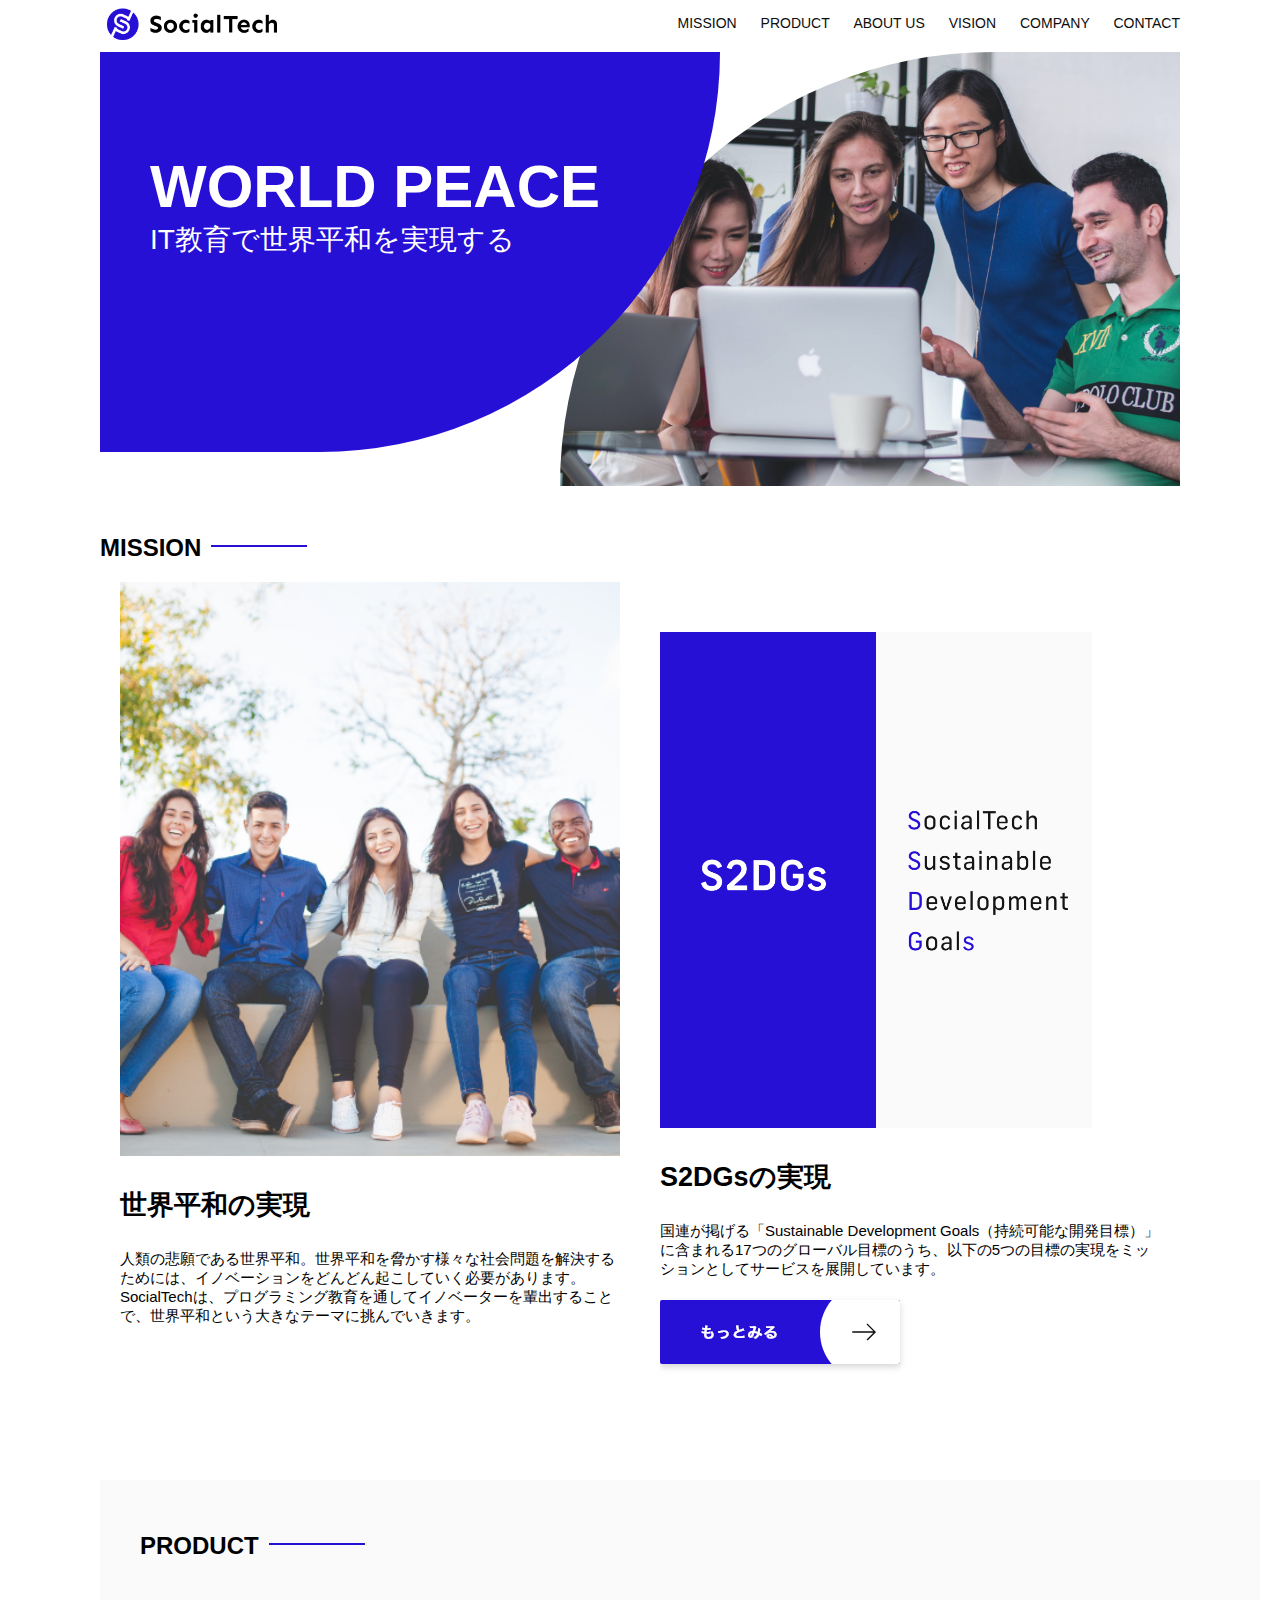
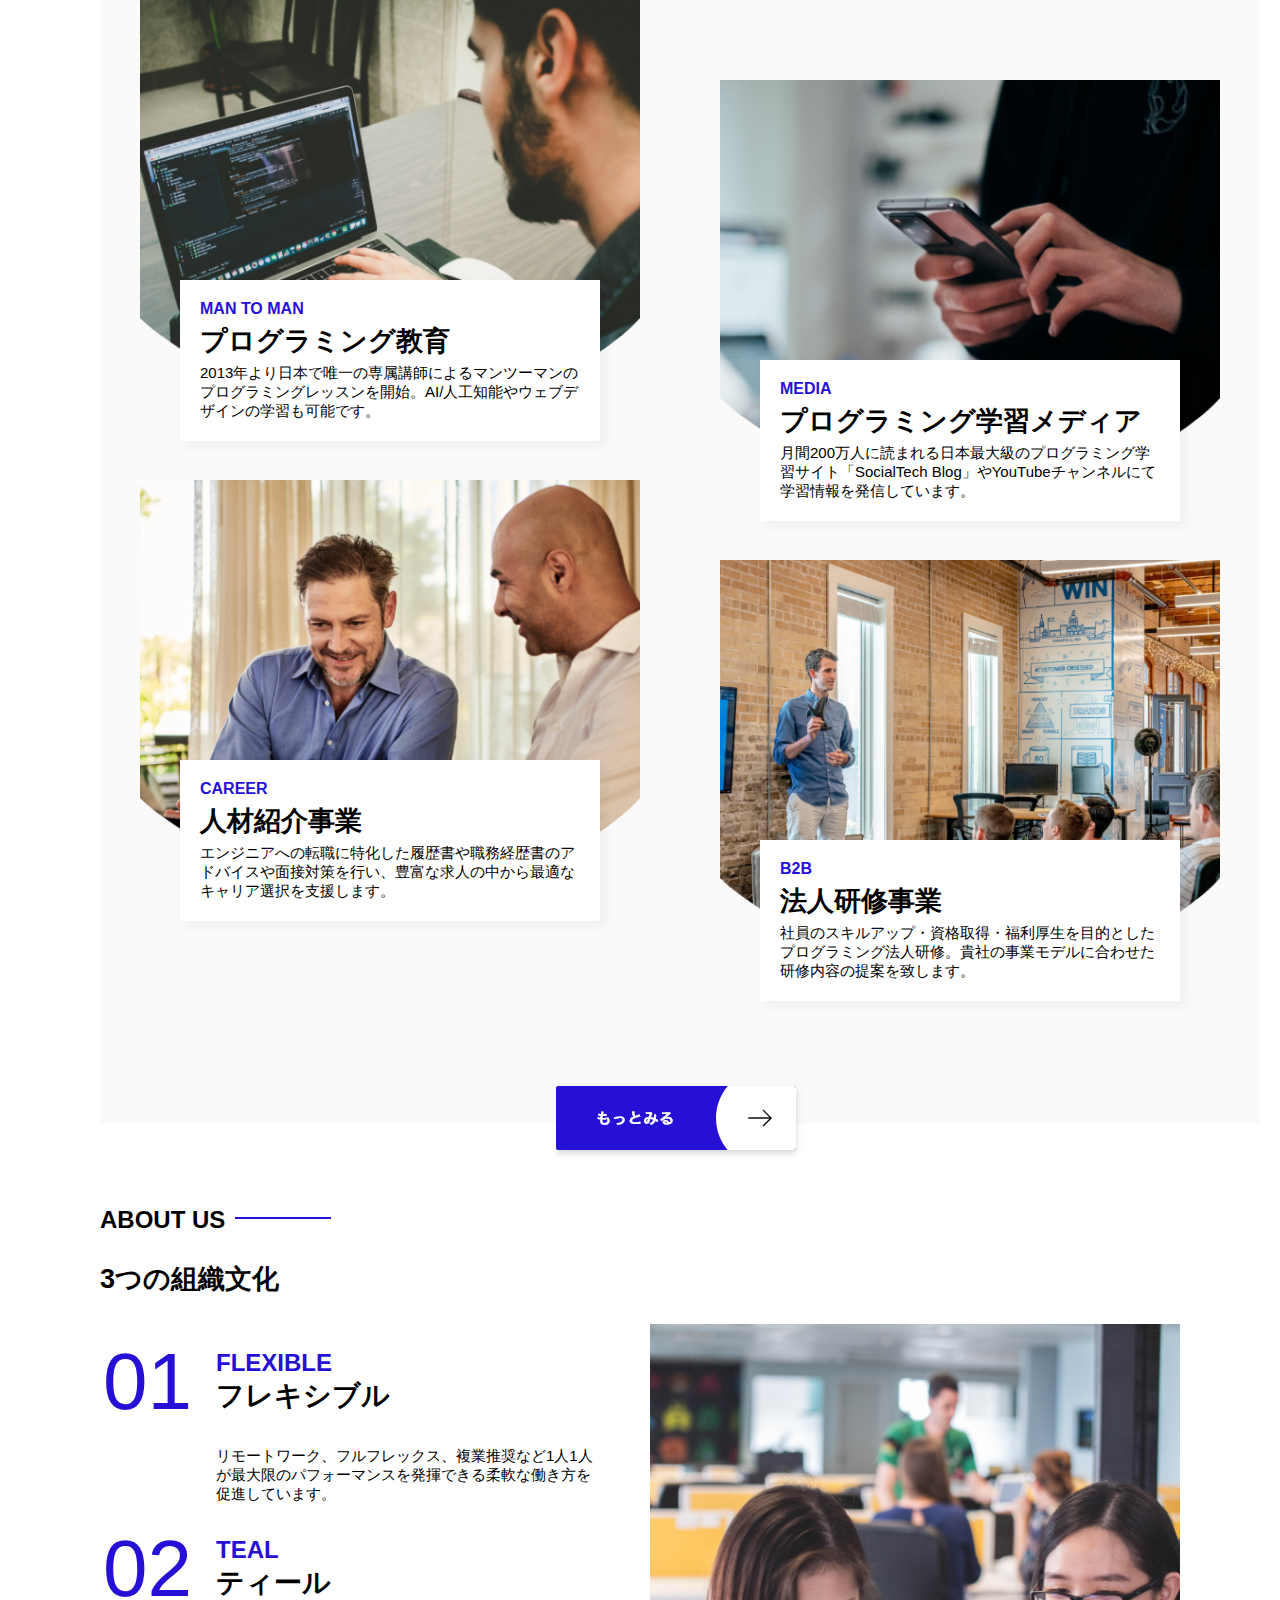
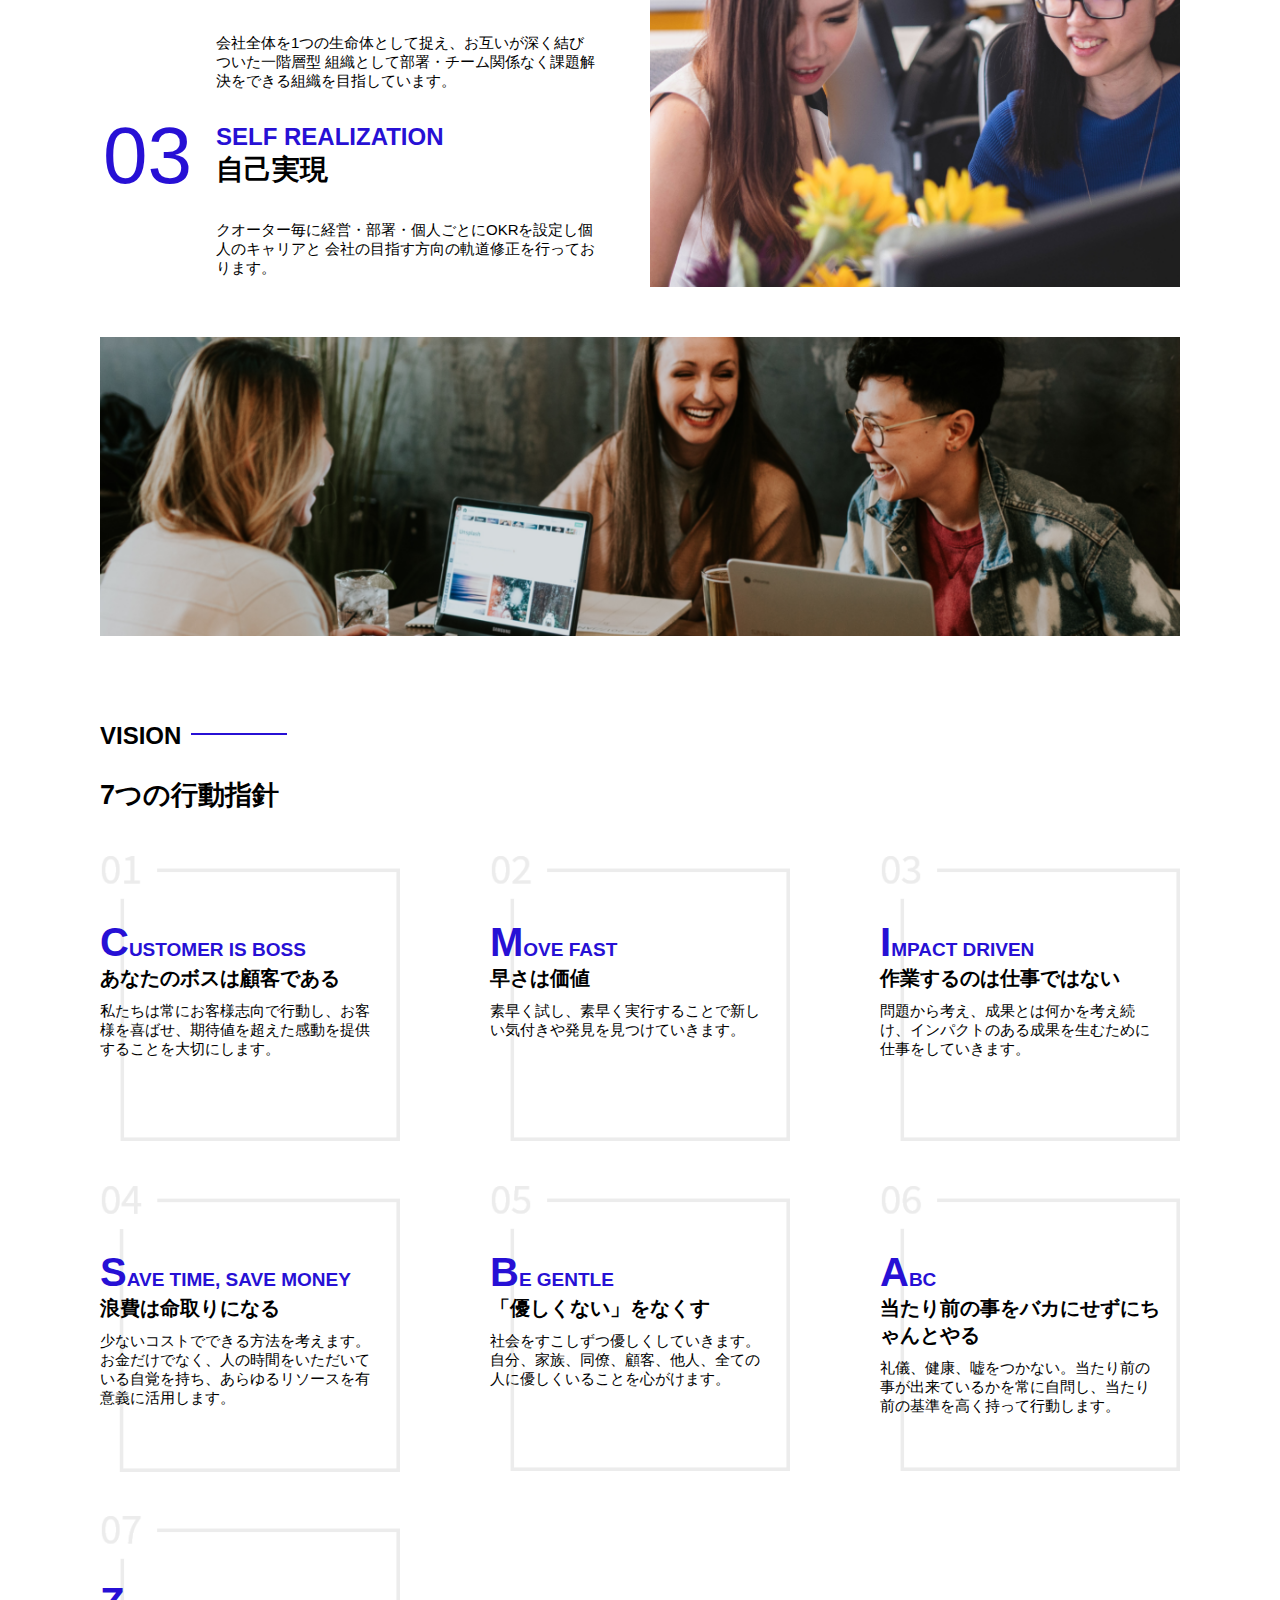
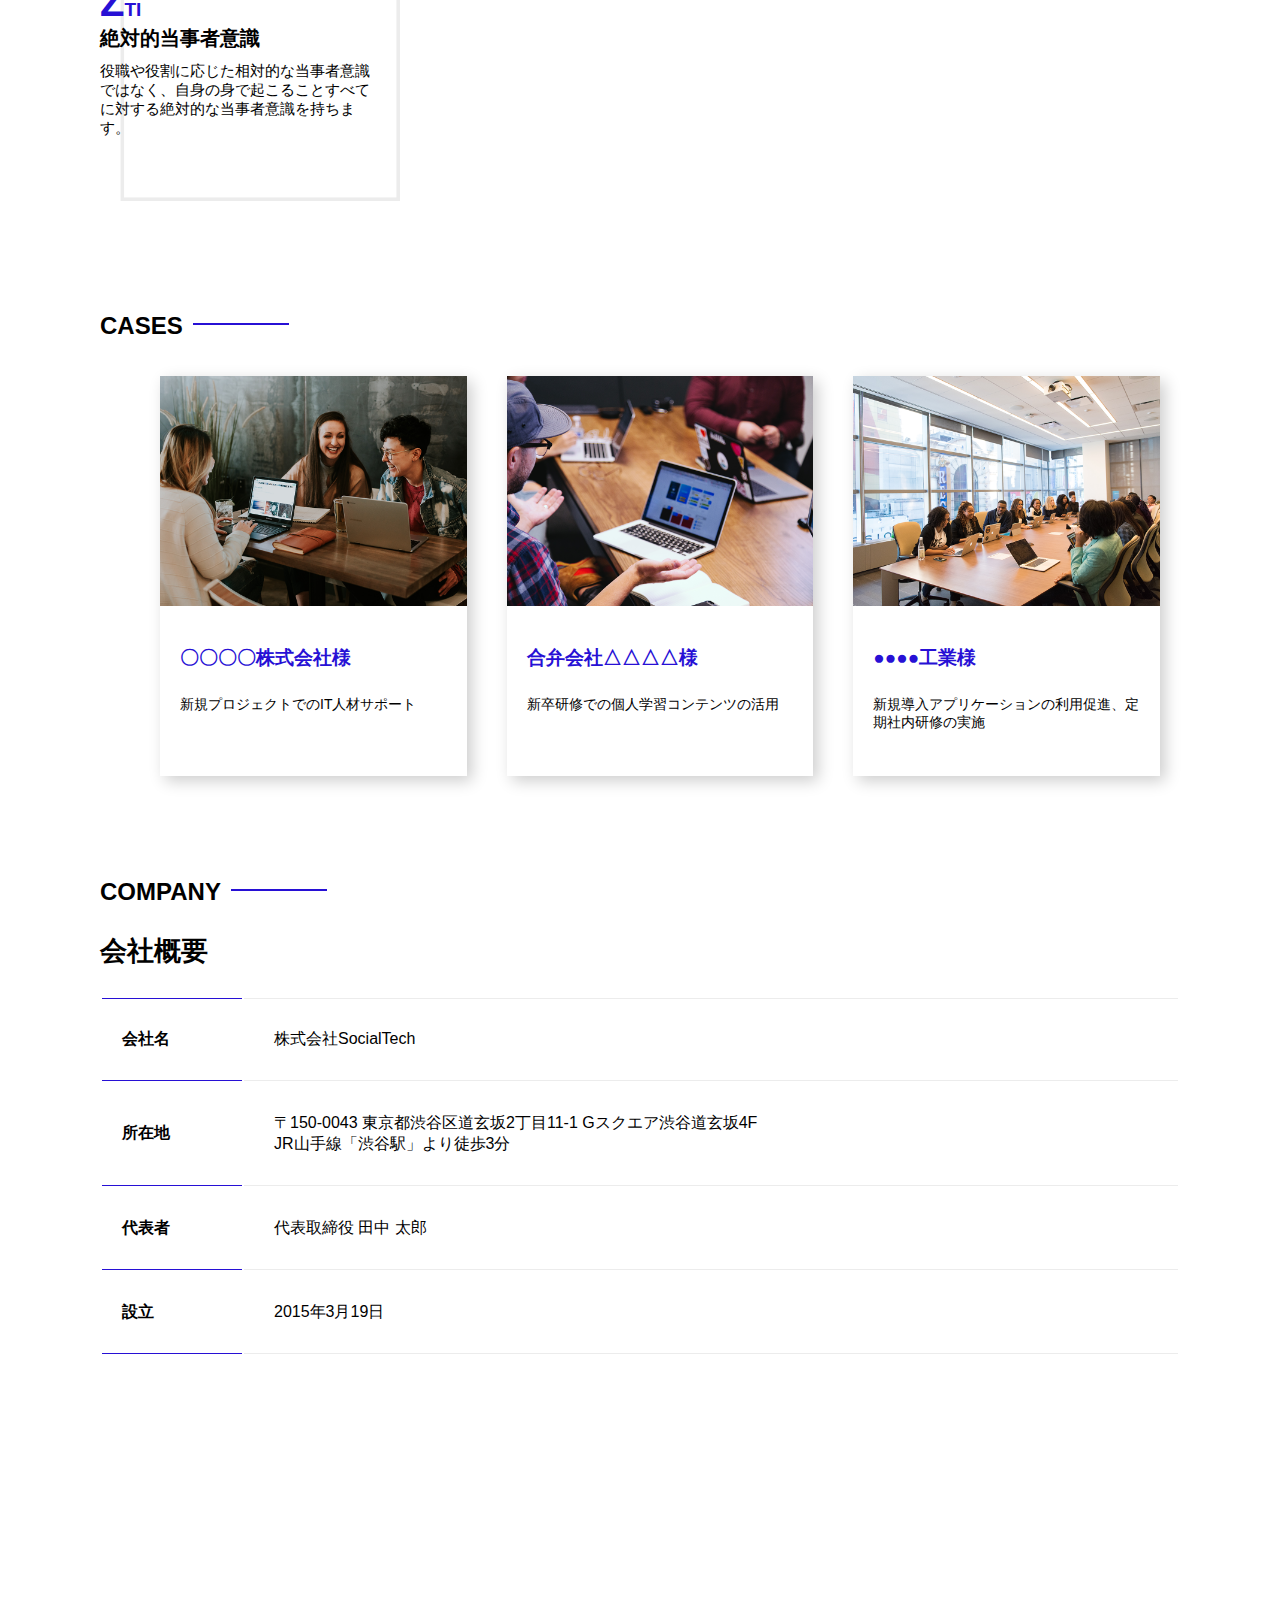
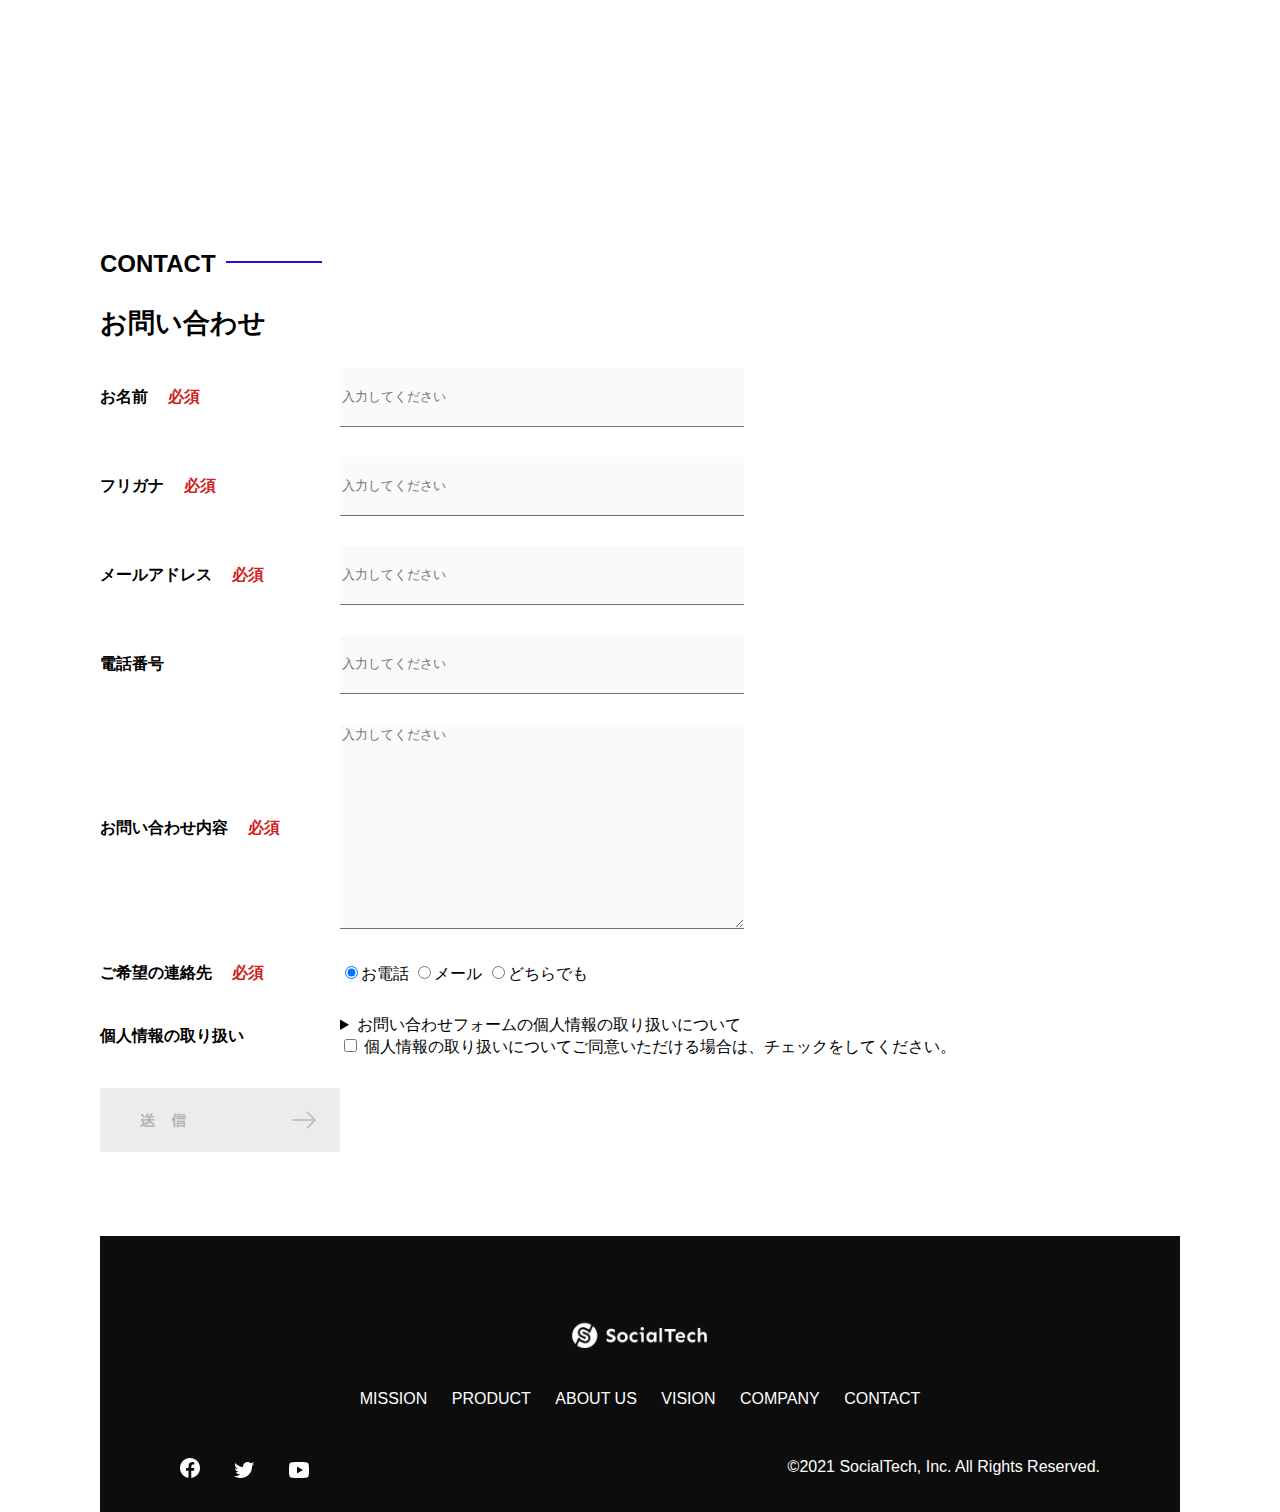
<file: kadai_012/index.html>
<!DOCTYPE html>
<html>
  <head>
    <title>SocialTech</title>
    <meta charset="UTF-8" />
    <meta
      name="description"
      content="SocialTechはEdTech業界のリーディングカンパニーを目指します。"
    />
    <meta name="viewport" content="width=device-width, initial-scale=1.0" />
    <link rel="stylesheet" href="style.css" />
  </head>
  <body>
    <!-- ヘッダー -->
    <header>
      <!-- ロゴ -->
      <a href="index.html" id="logo"
        ><img src="images/logo.png" alt="トップページに戻る"
      /></a>

      <!-- PC用ナビゲーション -->
      <nav id="nav-pc">
        <a href="mission.html">MISSION</a>
        <a href="product.html">PRODUCT</a>
        <a href="index.html#aboutus">ABOUT US</a>
        <a href="index.html#vision">VISION</a>
        <a href="index.html#company">COMPANY</a>
        <a href="index.html#contact">CONTACT</a>
      </nav>
    </header>
    <main>
      <article>
        <!-- メインビジュアル -->
        <section id="main-visual">
          <div id="main-message">
            <h1>WORLD PEACE</h1>
            <p>IT教育で世界平和を実現する</p>
          </div>
          <img
            src="images/index/index-main.png"
            alt="PCの周りに集まる多国籍の仲間たち"
          />
        </section>
        <!--ミッション-->
        <section id="mission">
          <h2 class="index-h2">MISSION</h2>
          <div id="mission-flex">
            <div>
              <img
                id="mission-photo"
                src="images/index/index-mission.png"
                alt="屋外のベンチで写真を撮影する多国籍の仲間たち"
              />
              <h3>世界平和の実現</h3>
              <p>
                人類の悲願である世界平和。世界平和を脅かす様々な社会問題を解決するためには、イノベーションをどんどん起こしていく必要があります。SocialTechは、プログラミング教育を通してイノベーターを輩出することで、世界平和という大きなテーマに挑んでいきます。
              </p>
            </div>
            <div>
              <img id="s2dgs" src="images/index/s2dgs.png" alt="S2DGs" />
              <h3>S2DGsの実現</h3>
              <p>
                国連が掲げる「Sustainable Development
                Goals（持続可能な開発目標）」に含まれる17つのグローバル目標のうち、以下の5つの目標の実現をミッションとしてサービスを展開しています。
              </p>
              <a href="mission.html">
                <img src="images/button-more.png" alt="もっとみる" />
              </a>
            </div>
          </div>
        </section>
        <!-- プロダクト -->
        <section id="product">
          <h2 class="index-h2">PRODUCT</h2>
          <div>
            <div id="product-left">
              <div>
                <img
                  class="product-photo"
                  src="images/index/index-mantoman.png"
                  alt="PCでコードを書く男性"
                />
                <div class="product-explain">
                  <span>MAN TO MAN</span>
                  <h3>プログラミング教育</h3>
                  <p>
                    2013年より日本で唯一の専属講師によるマンツーマンのプログラミングレッスンを開始。AI/人工知能やウェブデザインの学習も可能です。
                  </p>
                </div>
              </div>
              <div>
                <img
                  class="product-photo"
                  src="images/index/index-career.png"
                  alt="笑顔で話し合う2人の男性"
                />
                <div class="product-explain">
                  <span>CAREER</span>
                  <h3>人材紹介事業</h3>
                  <p>
                    エンジニアへの転職に特化した履歴書や職務経歴書のアドバイスや面接対策を行い、豊富な求人の中から最適なキャリア選択を支援します。
                  </p>
                </div>
              </div>
            </div>
            <div id="product-right">
              <div>
                <img
                  class="product-photo"
                  src="images/index/index-media.png"
                  alt="スマートフォンを操作する人"
                />
                <div class="product-explain">
                  <span>MEDIA</span>
                  <h3>プログラミング学習メディア</h3>
                  <p>
                    月間200万人に読まれる日本最大級のプログラミング学習サイト「SocialTech
                    Blog」やYouTubeチャンネルにて学習情報を発信しています。
                  </p>
                </div>
              </div>
              <div>
                <img
                  class="product-photo"
                  src="images/index/index-b2b.png"
                  alt="講演中の男性とそれを聴く人々"
                />
                <div class="product-explain">
                  <span>B2B</span>
                  <h3>法人研修事業</h3>
                  <p>
                    社員のスキルアップ・資格取得・福利厚生を目的としたプログラミング法人研修。貴社の事業モデルに合わせた研修内容の提案を致します。
                  </p>
                </div>
              </div>
            </div>
          </div>
          <div>
            <a id="product-more" href="product.html">
              <img src="images/button-more.png" alt="もっとみる" />
            </a>
          </div>
        </section>
        <!---ABOUT US-->
        <section id="aboutus">
          <h2 class="index-h2">ABOUT US</h2>
          <h3>3つの組織文化</h3>
          <div>
            <table class="culture-table">
              <tr>
                <td>
                  <span class="culture-num">01</span>
                </td>
                <td>
                  <span class="culture-en">FLEXIBLE</span>
                  <span class="culture-jp">フレキシブル</span>
                </td>
              </tr>
              <tr>
                <td>
                  <!--空のセル-->
                </td>
                <td>
                  <p class="culture-description">
                    リモートワーク、フルフレックス、複業推奨など1人1人が最大限のパフォーマンスを発揮できる柔軟な働き方を促進しています。
                  </p>
                </td>
              </tr>
              <tr>
                <td>
                  <span class="culture-num">02</span>
                </td>
                <td>
                  <span class="culture-en">TEAL</span>
                  <span class="culture-jp">ティール</span>
                </td>
              </tr>
              <tr>
                <td>
                  <!--空のセル-->
                </td>
                <td>
                  <p class="culture-description">
                    会社全体を1つの生命体として捉え、お互いが深く結びついた一階層型
                    組織として部署・チーム関係なく課題解決をできる組織を目指しています。
                  </p>
                </td>
              </tr>
              <tr>
                <td>
                  <span class="culture-num">03</span>
                </td>
                <td>
                  <span class="culture-en">SELF REALIZATION</span>
                  <span class="culture-jp">自己実現</span>
                </td>
              </tr>
              <tr>
                <td>
                  <!--空のセル-->
                </td>
                <td>
                  <p class="culture-description">
                    クオーター毎に経営・部署・個人ごとにOKRを設定し個人のキャリアと
                    会社の目指す方向の軌道修正を行っております。
                  </p>
                </td>
              </tr>
            </table>
            <img
              class="culture-img"
              src="images/index/index-aboutus1.png"
              alt="笑顔で話し合う2人の女性"
            />
          </div>
          <img
            class="culture-img2"
            src="images/index/index-aboutus2.png"
            alt="笑顔で話し合う3人の男女"
          />
        </section>
        <!-- VISION -->
        <section id="vision">
          <h2 class="index-h2">VISION</h2>
          <h3>7つの行動指針</h3>
          <div>
            <div class="vision-box">
              <img src="images/index/vision-01.png" alt="01" />
              <span>
                <h4>CUSTOMER IS BOSS</h4>
                <h5>あなたのボスは顧客である</h5>
                <p>
                  私たちは常にお客様志向で行動し、お客様を喜ばせ、期待値を超えた感動を提供することを大切にします。
                </p>
              </span>
            </div>
            <div class="vision-box">
              <img src="images/index/vision-02.png" alt="02" />
              <span>
                <h4>MOVE FAST</h4>
                <h5>早さは価値</h5>
                <p>
                  素早く試し、素早く実行することで新しい気付きや発見を見つけていきます。
                </p>
              </span>
            </div>
            <div class="vision-box">
              <img src="images/index/vision-03.png" alt="03" />
              <span>
                <h4>IMPACT DRIVEN</h4>
                <h5>作業するのは仕事ではない</h5>
                <p>
                  問題から考え、成果とは何かを考え続け、インパクトのある成果を生むために仕事をしていきます。
                </p>
              </span>
            </div>
            <div class="vision-box">
              <img src="images/index/vision-04.png" alt="04" />
              <span>
                <h4>SAVE TIME, SAVE MONEY</h4>
                <h5>浪費は命取りになる</h5>
                <p>
                  少ないコストでできる方法を考えます。お金だけでなく、人の時間をいただいている自覚を持ち、あらゆるリソースを有意義に活用します。
                </p>
              </span>
            </div>
            <div class="vision-box">
              <img src="images/index/vision-05.png" alt="05" />
              <span>
                <h4>BE GENTLE</h4>
                <h5>「優しくない」をなくす</h5>
                <p>
                  社会をすこしずつ優しくしていきます。自分、家族、同僚、顧客、他人、全ての人に優しくいることを心がけます。
                </p>
              </span>
            </div>
            <div class="vision-box">
              <img src="images/index/vision-06.png" alt="06" />
              <span>
                <h4>ABC</h4>
                <h5>当たり前の事をバカにせずにちゃんとやる</h5>
                <p>
                  礼儀、健康、嘘をつかない。当たり前の事が出来ているかを常に自問し、当たり前の基準を高く持って行動します。
                </p>
              </span>
            </div>
            <div class="vision-box">
              <img src="images/index/vision-07.png" alt="07" />
              <span>
                <h4>ZTI</h4>
                <h5>絶対的当事者意識</h5>
                <p>
                  役職や役割に応じた相対的な当事者意識ではなく、自身の身で起こることすべてに対する絶対的な当事者意識を持ちます。
                </p>
              </span>
            </div>
          </div>
        </section>
        <section id="cases">
          <h2 class="index-h2">CASES</h2>
          <ul>
            <li class="case-card">
              <img class="case-img" src="images/index/case-1.png" alt="仲良く語り合う3人">
                <div class="case-info">
                  <h4 class="case-name">〇〇〇〇株式会社様</h4>
                  <p class="case-content">新規プロジェクトでのIT人材サポート</p>
                </div>
            </li>
            <li class="case-card">
              <img class="case-img" src="images/index/case-2.png" alt="PCでコンテンツを見る">
                <div class="case-info">
                  <h4 class="case-name">合弁会社△△△△様</h4>
                  <p class="case-content">新卒研修での個人学習コンテンツの活用</p>
                </div>
            </li>
            <li class="case-card">
              <img class="case-img" src="images/index/case-3.png" alt="社内研修中の会議室">
                <div class="case-info">
                  <h4 class="case-name">●●●●工業様</h4>
                  <p class="case-content">新規導入アプリケーションの利用促進、定期社内研修の実施</p>
                </div>
            </li>
          </ul>
        </section>
        <!-- CASES -->

        <!-- COMPANY -->
        <section id="company">
          <h2 class="index-h2">COMPANY</h2>
          <h3>会社概要</h3>
          <table id="company-table">
            <tr>
              <th class="tableheader-first">会社名</th>
              <td class="cell-first">株式会社SocialTech</td>
            </tr>
            <tr>
              <th class="tableheader">所在地</th>
              <td class="cell">
                〒150-0043 東京都渋谷区道玄坂2丁目11-1 Gスクエア渋谷道玄坂4F<br />JR山手線「渋谷駅」より徒歩3分
              </td>
            </tr>
            <tr>
              <th class="tableheader">代表者</th>
              <td class="cell">代表取締役 田中 太郎</td>
            </tr>
            <tr>
              <th class="tableheader">設立</th>
              <td class="cell">2015年3月19日</td>
            </tr>
          </table>
          <iframe
            src="https://www.google.com/maps/embed?pb=!1m18!1m12!1m3!1d3241.7759544892483!2d139.69399665123464!3d35.65789123876098!2m3!1f0!2f0!3f0!3m2!1i1024!2i768!4f13.1!3m3!1m2!1s0x60188caa0042e8d1%3A0xba130bea826a7aa2!2z44CSMTUwLTAwNDMg5p2x5Lqs6YO95riL6LC35Yy66YGT546E5Z2C77yS5LiB55uu77yR77yR4oiS77yR!5e0!3m2!1sja!2sjp!4v1636872991912!5m2!1sja!2sjp"
            style="border: 0"
            allowfullscreen=""
            loading="lazy"
          >
          </iframe>
        </section>
        <!-- お問い合わせフォーム -->
        <section id="contact">
          <h2 class="index-h2">CONTACT</h2>
          <h3>お問い合わせ</h3>
          <form>
            <div>
              <div class="contact-heading">
                <label class="contact-label"
                  >お名前<span class="contact-span">必須</span></label
                >
              </div>
              <div class="contact-form">
                <input
                  type="text"
                  name="name"
                  placeholder="入力してください"
                  class="contact-textbox"
                />
              </div>
            </div>
            <div>
              <div class="contact-heading">
                <label class="contact-label"
                  >フリガナ<span class="contact-span">必須</span></label
                >
              </div>
              <div>
                <input
                  type="text"
                  name="hurigana"
                  placeholder="入力してください"
                  class="contact-textbox"
                />
              </div>
            </div>
            <div>
              <div class="contact-heading">
                <label class="contact-label"
                  >メールアドレス<span class="contact-span">必須</span></label
                >
              </div>
              <div>
                <input
                  type="text"
                  name="email"
                  placeholder="入力してください"
                  class="contact-textbox"
                />
              </div>
            </div>
            <div>
              <div class="contact-heading">
                <label class="contact-label">電話番号</label>
              </div>
              <div>
                <input
                  type="text"
                  name="tel"
                  placeholder="入力してください"
                  class="contact-textbox"
                />
              </div>
            </div>
            <div>
              <div class="contact-heading">
                <label class="contact-label"
                  >お問い合わせ内容<span class="contact-span">必須</span></label
                >
              </div>
              <div>
                <textarea
                  class="contact-textarea"
                  placeholder="入力してください"
                  name="message"
                ></textarea>
              </div>
            </div>
            <div>
              <div class="contact-heading">
                <label class="contact-label"
                  >ご希望の連絡先<span class="contact-span">必須</span></label
                >
              </div>
              <div>
                <input
                  class="radiobutton"
                  type="radio"
                  value="tel"
                  name="contact"
                  checked
                /><label>お電話</label>
                <input
                  class="radiobutton"
                  type="radio"
                  value="mail"
                  name="contact"
                /><label>メール</label>
                <input
                  class="radiobutton"
                  type="radio"
                  value="both"
                  name="contact"
                /><label>どちらでも</label>
              </div>
            </div>
            <div>
              <div class="contact-heading">
                <label class="contact-label">個人情報の取り扱い</label>
              </div>
              <div>
                <details>
                  <summary>
                    お問い合わせフォームの個人情報の取り扱いについて
                  </summary>
                  <div>
                    <span>１．組織の名称又は氏名</span><br />
                    株式会社SocialTech<br /><br />
                    <span
                      >２．個人情報保護管理者（若しくはその代理人）の氏名又は職名、所属及び連絡先
                      鈴木 一郎 コーポレート部</span
                    ><br />
                    メールアドレス：support@socialtech.net<br />
                    TEL：03-xxxx-xxxx<br />
                    <span>３．個人情報の利用目的</span><br />
                    ・本サービス及び本サービスに関連する情報の提供又はそれらに関する連絡のため<br />
                    ・ユーザーの本人確認のため<br />
                    ・当社サービスのご案内のため<br />
                    ・当社の商品等の広告または宣伝（電子メールによるものを含むものとします。）<br /><br />
                    <span>４．個人情報の取り扱い業務の委託</span><br />
                    個人情報の取扱業務の全部または一部を外部に業務委託する場合があります。<br />
                    その際、弊社は、個人情報を適切に保護できる管理体制を敷き実行していることを条件として<br />
                    委託先を厳選したうえで、機密保持契約を委託先と締結し、お客様の個人情報を厳密に管理させます。<br /><br />
                    <span>５．個人情報の開示等の請求</span><br />
                    お客様は、弊社に対してご自身の個人情報の開示等（利用目的の通知、開示、内容の訂正・追加・削除、利用の停止または消去、第三者への提供の停止）に関して、当社問合わせ窓口に申し出ることができます。<br />
                    その際、弊社はお客様ご本人を確認させていただいたうえで、合理的な期間内に対応いたします。<br /><br />
                    なお、個人情報に関する弊社問合わせ先は、次の通りです。<br /><br />
                    株式会社SocialTech　個人情報問合せ窓口<br />
                    〒150-0043　東京都渋谷区道玄坂2丁目11-1 Ｇスクエア渋谷道玄坂
                    4F<br />
                    メールアドレス：support@socialtech.net　TEL：03-xxxx-xxxx<br /><br />
                    <span>６．個人情報を提供されることの任意性について</span
                    ><br /><br />
                    お客様がご自身の個人情報を弊社に提供されるか否かは、お客様のご判断によりますが、もしご提供されない場合には、適切なサービスが提供できない場合がありますので予めご了承ください。
                  </div>
                </details>
                <input type="checkbox" name="agree" />
                <span
                  >個人情報の取り扱いについてご同意いただける場合は、チェックをしてください。</span
                >
              </div>
            </div>
            <input
              type="image"
              value="Submit"
              src="images/button-submit.png"
              alt="送信する"
            />
          </form>
        </section>
      </article>
      <footer>
        <div id="footer-logo">
          <img src="images/logo-sp.png" alt="SocialTech" />
        </div>
        <div id="footer-link">
          <a href="mission.html">MISSION</a>
          <a href="product.html">PRODUCT</a>
          <a href="index.html#aboutus">ABOUT US</a>
          <a href="index.html#vision">VISION</a>
          <a href="index.html#company">COMPANY</a>
          <a href="index.html#contact">CONTACT</a>
        </div>
        <div id="sns-footer">
          <a href="https://www.facebook.com/sejuku2013"
            ><img src="images/button-facebook.png" alt="Facebookのリンク"
          /></a>
          <a href="https://twitter.com/samuraijuku"
            ><img src="images/button-twitter.png" alt="Twitterのリンク"
          /></a>
          <a href="https://www.youtube.com/channel/UCCFOQO5aDK0xXam4cUQXT8g"
            ><img src="images/button-youtube.png" alt="YouTubeのリンク"
          /></a>
          <span id="copyright"
            >&copy;2021 SocialTech, Inc. All Rights Reserved.
          </span>
        </div>
      </footer>
    </main>
  </body>
</html>
</file>
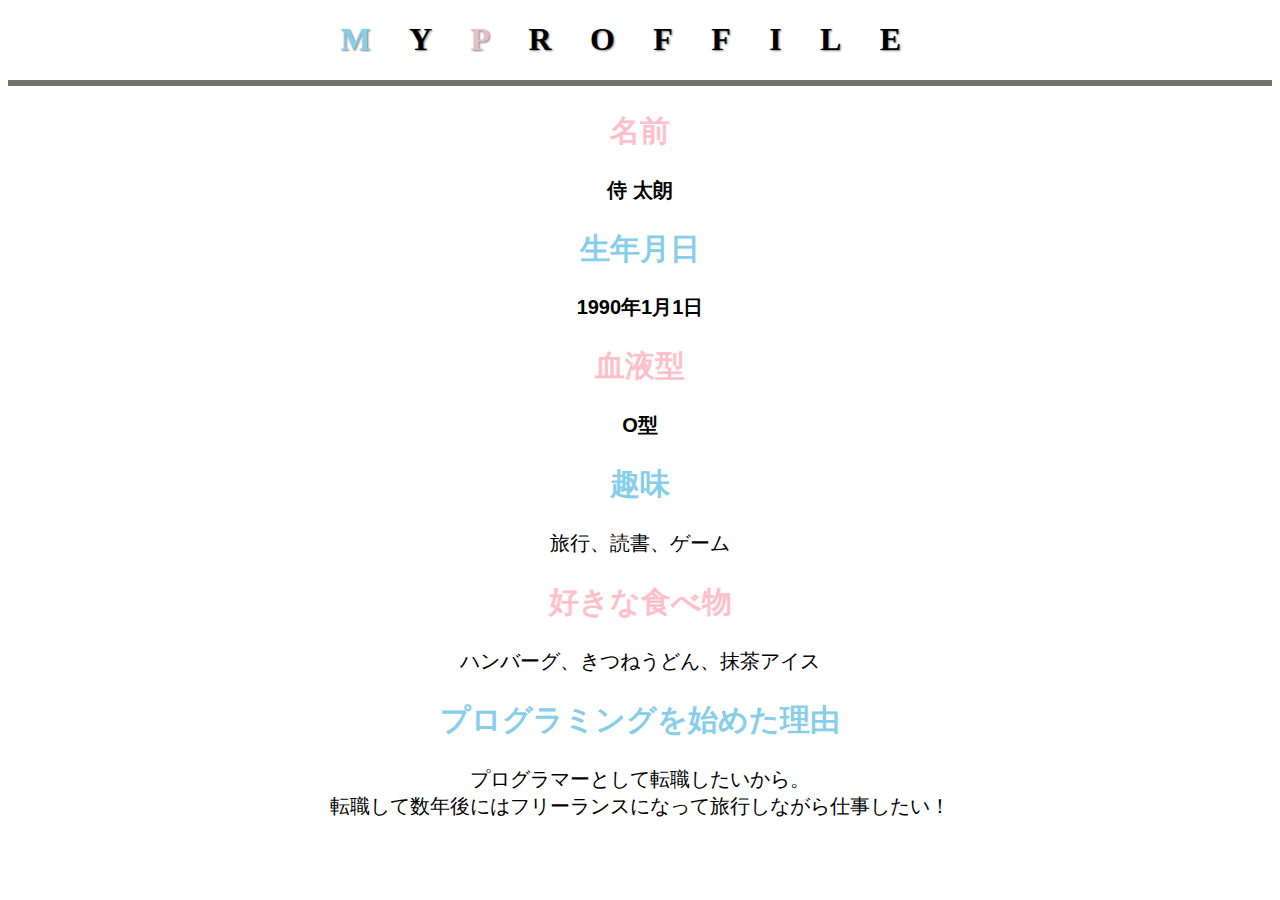
<file: kadai_014/kadai_014.html>
<!DOCTYPE html>
<html>
    <head>
        <title>14章課題</title>
        <meta name="description" content="このページは14章の課題です。">
        <meta charset="utf-8">
        <link rel="stylesheet" href="style.css">
    </head>
    <body>
        <header>
            <h1><span class="text-skyblue">M</span>Y<span class="text-pink2">P</span>ROFFILE</h1>
        </header>
        <div id="underline">
        </div>
        <main>
            <div class="bold">
                <h2 class="text-pink">名前</h2>
                <p>侍 太朗</p>

                <h2 class="text-skyblue">生年月日</h2>
                <p>1990年1月1日</p>
          
                <h2 class="text-pink">血液型</h2>
                <p>O型</p>
            </div>

                <h2 class="text-skyblue">趣味</h2>
                <p>旅行、読書、ゲーム</p>
           
                <h2 class="text-pink">好きな食べ物</h2>
                <p>ハンバーグ、きつねうどん、抹茶アイス</p>

                <h2 class="text-skyblue">プログラミングを始めた理由</h2>
                <p>プログラマーとして転職したいから。
                    <br>転職して数年後にはフリーランスになって旅行しながら仕事したい！</p>
        </main>
    </body>
</html>
</file>
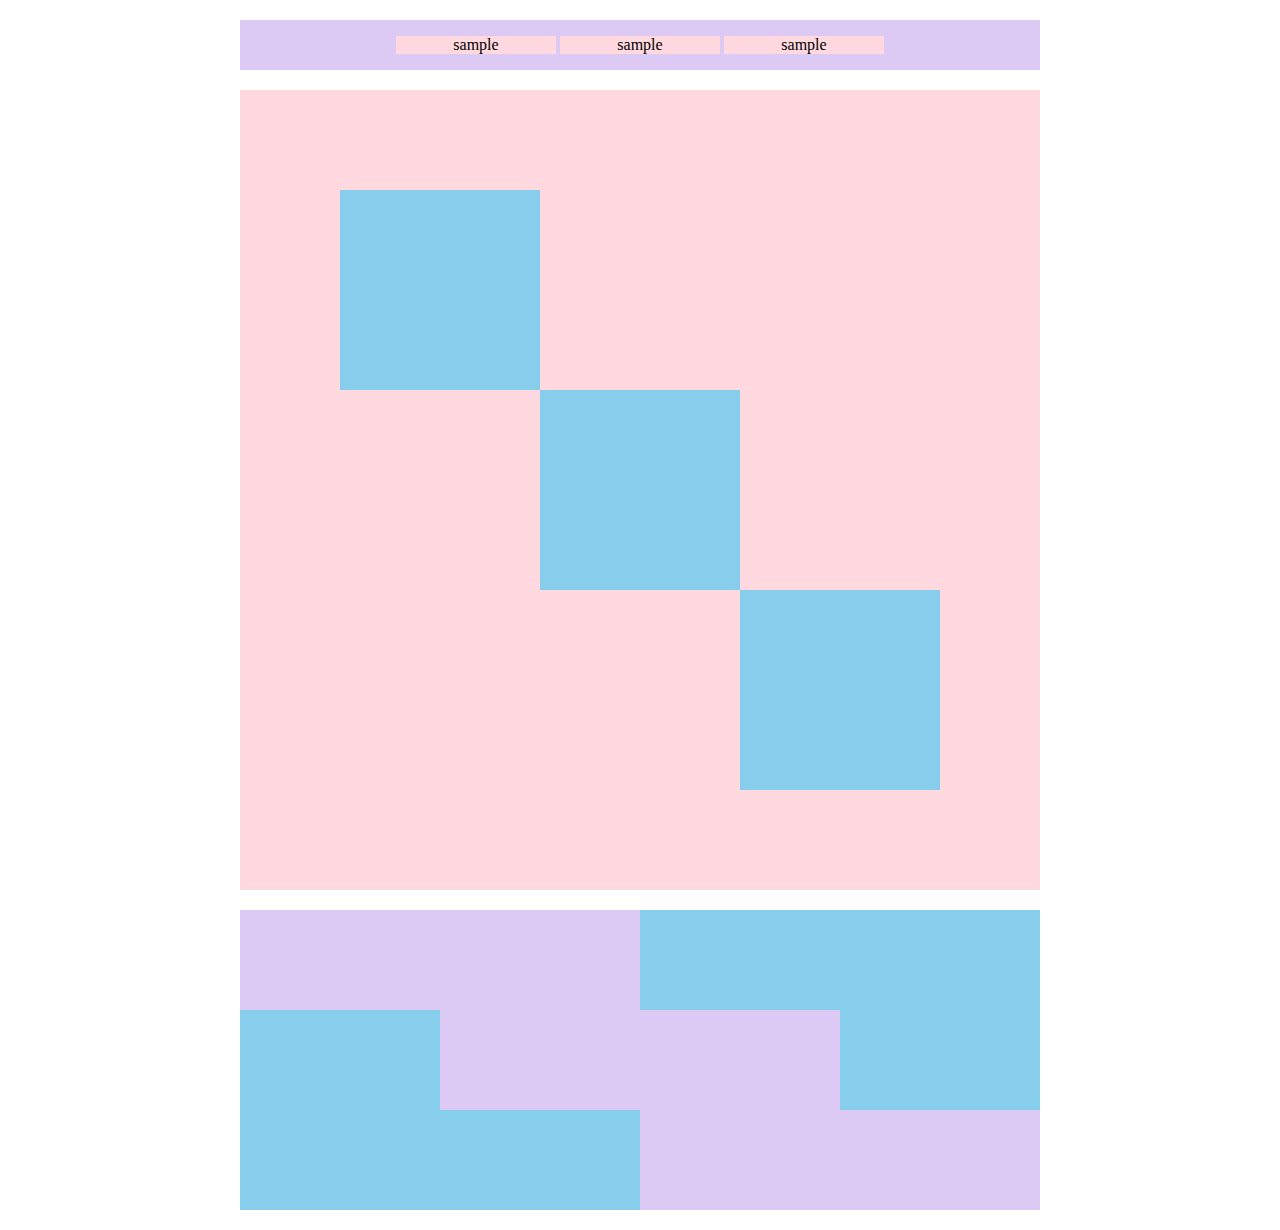
<file: kadai_018/kadai_018.html>
<!DOCTYPE html>
<html>
    <head>
        <title>18章課題</title>
        <meta name="description" content="このページは18章です">
        <meta charset="utf-8">
        <link rel="stylesheet" href="style.css">
    </head>
    <body>
        <div id="top">
            <p class="top-child">sample</p>
            <p class="top-child">sample</p>
            <p class="top-child">sample</p>
        </div>
                <div id="middle">
                    <div id="middle-child01"></div>
                    <div id="middle-child02"></div>
                    <div id="middle-child03"></div>
                </div>
                    <div id="bottom">
                        <div id="bottom-child01"></div>
                        <div id="bottom-child02"></div>
                        <div id="bottom-child03"></div>
                    </div>
    </body>
</html>
</file>
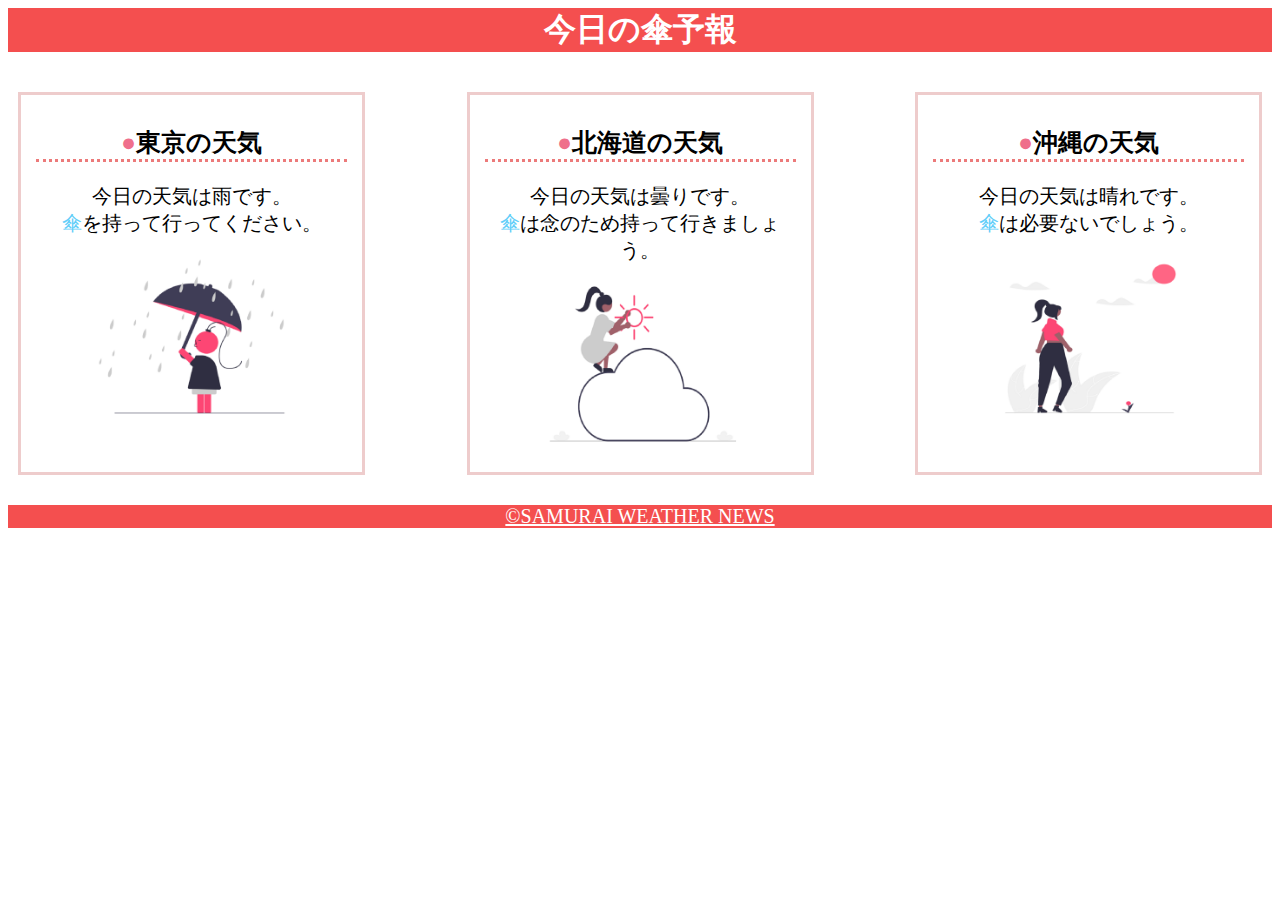
<file: kadai_022/kadai_022.html>
<!DOCTYPE html>
<html>
    <head>
        <title>22章課題</title>
        <meta name="description" content="このページは22章の課題です。">
        <meta charset="utf-8">
        <meta name="viewport" content="width=device-width, initial-scale=1.0">
        <link rel="stylesheet" href="style.css">
    </head>
    <body>
        <header>
            <h1>今日の傘予報</h1>
        </header>
        <main id="margin3">
            <div id="parent">
                <div class="contents">
                    <h2>東京の天気</h2>
                    <p>今日の天気は雨です。</p>
                    <p>傘を持って行ってください。</p>
                    <img class="picture1" src="images/rainy.png">
                </div>
                <div class="contents">
                    <h2>北海道の天気</h2>
                    <p>今日の天気は曇りです。</p>
                    <p>傘は念のため持って行きましょう。</p>
                    <img class="picture1" src="images/cloudy.png">
                </div>
                <div class="contents">
                    <h2>沖縄の天気</h2>
                    <p>今日の天気は晴れです。</p>
                    <p>傘は必要ないでしょう。</p>
                    <img class="picture1" src="images/sunny.png">
            </div>
        </main>
        <footer>
            <a href="https://www.sejuku.net/corp/">&copy;SAMURAI WEATHER NEWS</a>
        </footer>
    </body>
</html>
</file>
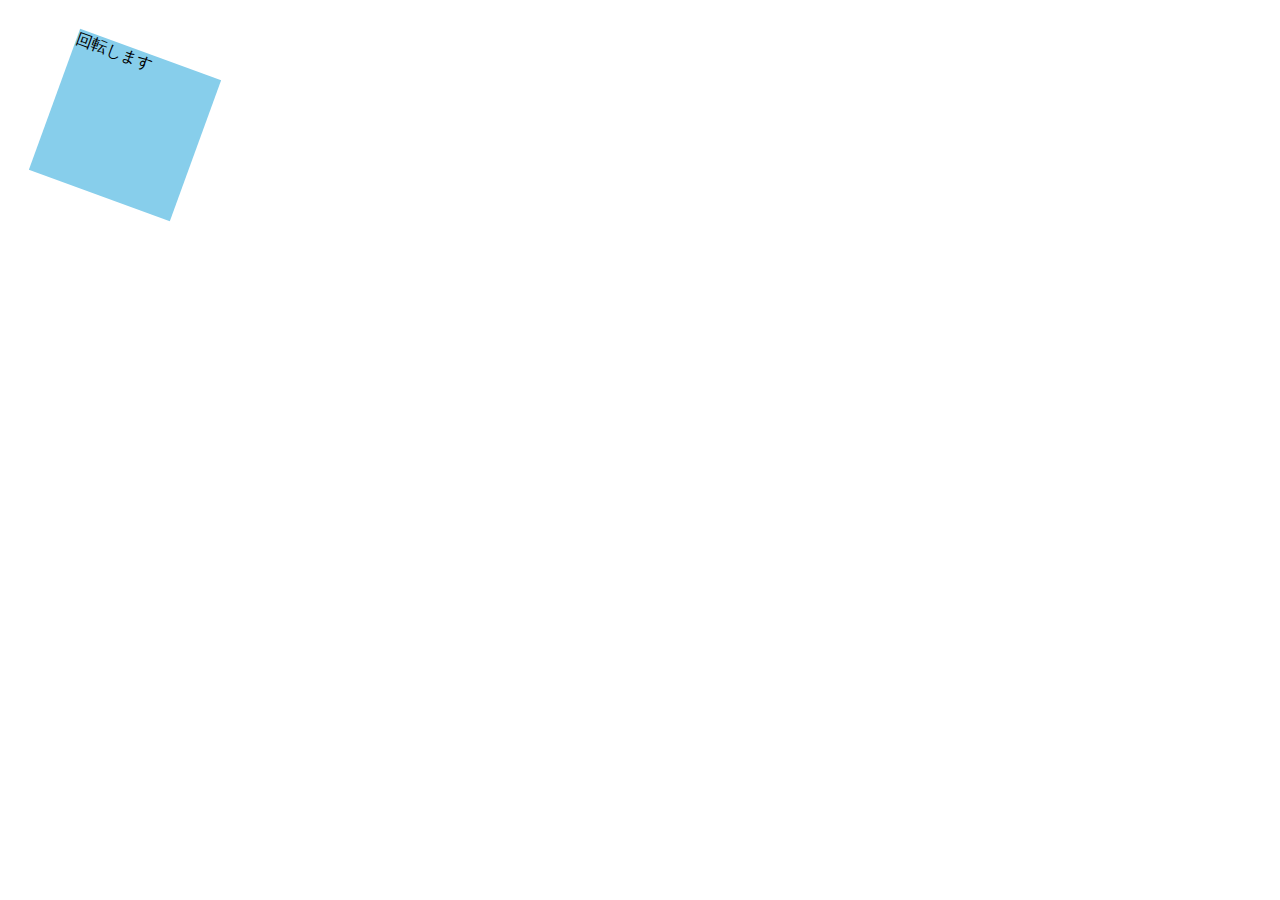
<file: kadai_mdn_css/mdn.html>
<!DOCTYPE html>
<html>

<head>
    <style>
        div {
            transform: rotate(20deg);
            position: absolute;
            left: 50px;
            top: 50px;
            width: 150px;
            height: 150px;
            background-color: skyblue;
        }
    </style>
</head>

<body>
    <div>
        回転します
    </div>

</body>

</html>
</file>
<file: kadai_012/style.css>
/* PC、スマホ共通スタイル */
body {
  font-family: "Source Sans Pro", "Hiragino Kaku Gothic ProN", Meiryo, Arial,
    sans-serif;
}

p {
  font-size: 15px;
}

/*================
PC用のスタイル 
=================*/
/* 横幅設定 */
body {
  max-width: 1080px;
  min-width: 960px;
  margin: 0 auto 0 auto;
}

/* ヘッダー */
header {
  display: flex;
  justify-content: space-between;
}

/* ナビゲーションのレイアウト */
#nav-pc {
  text-align: right;
  font-size: 14px;
  padding-top: 15px;
}

/* ナビゲーションのリンクの装飾設定 */
#nav-pc>a {
  text-decoration: none;
  margin-left: 20px;
}

#nav-pc>a:link {
  color: #0d0d0d;
}

#nav-pc>a:visited {
  color: #0d0d0d;
}

#nav-pc>a:hover {
  color: #0d0d0d;
  text-decoration: underline;
}

#nav-pc>a:active {
  color: #0d0d0d;
}

/* メインビジュアル*/
#main-visual {
  position: relative;
  height: 400px;
}

#main-message {
  position: absolute;
  top: 0;
  left: 0;
  background-color: #2710d5;
  color: #ffffff;
  border-radius: 0 0 476px 0;
  max-width: 620px;
  height: 100%;
  width: 100%;
  z-index: 11;
}

#main-message>h1 {
  font-size: 60px;
  font-weight: bold;
  margin: 100px 0 0 50px;
}

#main-message>p {
  font-size: 28px;
  margin: 0 0 0 50px;
}

#main-visual>img {
  max-width: 620px;
  border-radius: 476px 0 0 0;
  position: absolute;
  top: 0;
  right: 0;
  z-index: 10;
}

/* 見出し */
h2 {
  margin: 40px 0 0 0;
}

h2::after {
  content: url("images/line.png");
  margin-left: 10px;
}

h3 {
  font-size: 27px;
}

/* ミッション */
#mission {
  margin: 80px auto 80px auto;
  width: 100%;
}

#mission-flex {
  width: 100%;
  display: flex;
}

#mission-flex>div {
  width: 50%;
  margin: 20px;
}

#mission-photo {
  width: 100%;
}

#s2dgs {
  margin-top: 50px;
}

/* プロダクト */
#product {
  background-color: #fafafa;
  width: 100%;
  margin: 80px 0 80px 0;
  padding: 10px 40px 0px 40px;
}

/* 外枠 */
#product>div {
  margin-top: 40px;
  display: flex;
}

/* 左のカラム */
#product-left {
  width: 50%;
  margin-right: 20px;
}

/* 右のカラム */
#product-right {
  width: 50%;
  margin-left: 20px;
  margin-top: 80px;
}

/* 画像＋説明の枠 */
#product-left>div {
  position: relative;
  height: 480px;
  margin-right: 20px;
}

#product-right>div {
  position: relative;
  height: 480px;
  margin-left: 20px;
}

/* 画像 */
.product-photo {
  width: 100%;
}

/* 説明文の枠 */
.product-explain {
  background-color: #ffffff;
  position: absolute;
  left: 0;
  top: 280px;
  margin: 0 40px 0 40px;
  padding: 20px;
  box-shadow: 5px 5px 10px rgba(0, 0, 0, 0.05);
}

/* 説明文の英語 */
.product-explain>span {
  color: #2710d5;
  font-weight: bold;
  font-size: 16px;
  margin: 0;
}

/* 説明文の見出し */
.product-explain>h3 {
  margin: 5px 0 5px 0;
}

/* 説明文 */
.product-explain>p {
  margin: 0;
}

/* 「もっとみる」ボタン */
#product-more {
  margin: 0 auto -42px auto;
}

/* ABOUT US */
#aboutus {
  margin: 80px auto 80px auto;
}

/* 3つの組織文化と画像を入れる枠 */
#aboutus>div {
  display: flex;
}

/* 画像 */
.culture-img {
  width: 100%;
  align-self: flex-start;
}

.culture-img2 {
  margin-top: 50px;
  width: 100%;
}

/* 3つの組織文化の表 */
.culture-table {
  max-width: 500px;
  margin-right: 50px;
}

/* 番号 */
.culture-num {
  font-size: 80px;
  color: #2710d5;
  margin: 0 20px 0 0;
}

/* 組織文化英語 */
.culture-en {
  color: #2710d5;
  font-weight: bold;
  font-size: 24px;
  display: block;
}

/* 組織文化日本語 */
.culture-jp {
  font-size: 28px;
  font-weight: bold;
}

/* 説明文 */
.culture-description {
  margin: 0;
}

/* ビジョン */
#vision {
  margin: 80px auto 80px auto;
}

/* セクション内の外枠 */
#vision>div {
  width: 100%;
  display: flex;
  justify-content: space-between;
  flex-wrap: wrap;
}

/* 7つの行動指針の枠 */
.vision-box {
  width: 300px;
  height: 300px;
  margin-bottom: 30px;
  position: relative;
}

.vision-box>img {
  width: 100%;
  height: auto;
  position: absolute;
  top: 0;
  left: 0;
  z-index: 30;
}

.vision-box>span {
  position: absolute;
  top: 0;
  left: 0;
  z-index: 31;
  margin-right: 20px;
}

.vision-box>span>h4 {
  color: #2710d5;
  font-size: 19px;
  margin: 80px 0 0 0;
  Ï
}

.vision-box>span>h4::first-letter {
  font-size: 40px;
}

.vision-box>span>h5 {
  font-size: 20px;
  margin: 0 0 0 0;
}

.vision-box>span>p {
  margin: 10px 0 0 0;
}


/* 会社概要 */
#company {
  margin: 80px auto 80px auto;
}

#company-table {
  width: 100%;
}

.tableheader {
  text-align: left;
  padding: 20px;
  border-bottom-color: #2710d5;
  border-bottom-width: 1px;
  border-bottom-style: solid;
  width: 100px;
}

.tableheader-first {
  text-align: left;
  padding: 20px;
  border-bottom-color: #2710d5;
  border-bottom-width: 1px;
  border-bottom-style: solid;
  border-top-color: #2710d5;
  border-top-width: 1px;
  border-top-style: solid;
  width: 100px;
}

.cell {
  padding: 30px;
  border-bottom-color: #ececec;
  border-bottom-width: 1px;
  border-bottom-style: solid;
}

.cell-first {
  padding: 30px;
  border-bottom-color: #ececec;
  border-bottom-width: 1px;
  border-bottom-style: solid;
  border-top-color: #ececec;
  border-top-width: 1px;
  border-top-style: solid;
}

#company>iframe {
  width: 100%;
  height: 368px;
  margin-top: 40px;
}

/* お問い合わせ */
#contact {
  margin: 80px auto 80px auto;
}

/* 外枠 */
#contact>form>div {
  display: flex;
  flex-direction: row;
  flex-wrap: wrap;
  padding-bottom: 30px;
}

/* 左列の見出し */
.contact-heading {
  width: 240px;
  align-self: center;
}

/* 見出しのラベル */
.contact-label {
  font-weight: bold;
}

/* 必須 */
.contact-span {
  color: #ce2222;
  margin: 0 0 0 20px;
  font-weight: bold;
}

/* テキストボックス */
.contact-textbox {
  border-top: 0;
  border-left: 0;
  border-right: 0;
  border-bottom-width: 1px;
  border-bottom-color: #707070;
  border-bottom-style: solid;
  background-color: #fafafa;
  width: 400px;
  height: 56px;
}

/* お問い合わせ内容のテキストエリア */
.contact-textarea {
  border-top: 0;
  border-left: 0;
  border-right: 0;
  border-bottom-width: 1px;
  border-bottom-color: #707070;
  border-bottom-style: solid;
  background-color: #fafafa;
  width: 400px;
  height: 200px;
}

/* 個人情報の取り扱い */
details {
  width: 700px;
}

details>div {
  background-color: #fafafa;
  padding: 20px;
}

details>div>span {
  font-weight: bold;
}

/* フッター */
footer {
  background-color: #0d0d0d;
  text-align: center;
  padding: 80px 80px 30px 80px;
}

#footer-logo {
  margin-bottom: 30px;
}

#footer-link {
  margin-bottom: 50px;
}
#footer-link > a {
  text-decoration: none;
  margin: 10px;
}
#footer-link > a:link {
  color: #ffffff;
}
#footer-link > a:visited {
  color: #ffffff;
}
#footer-link > a:hover {
  color: #ffffff;
  text-decoration: underline;
}
#footer-link > a:active {
  color: #ffffff;
}

#sns-footer {
  text-align: left;
  width: 100%;
}

#sns-footer > a {
  margin-right: 30px;
}

#copyright {
  color: #ffffff;
  float: right;
}



/* 追加 */
#cases {
  margin-top: 40px;
  margin-bottom: 40px;
  width: 100%;
}
ul{
  display: flex;
  list-style: none;
}
li {
  width: 33%;
  margin: 20px;
}
.case-card {
  background-color: #FFFFFF;
  min-height: 400px;
  box-shadow: 5px 5px 15px rgb( 0, 0, 0, 0.2);
}
.case-img {
  width: 100%;
}
.case-info {
  padding: 10px 20px 10px 20px;
}
.case-name {
  color: #2710d5;
  font-size: 19px;
}
.case-content {
  font-size: 14px;
}
</file>
<file: kadai_014/style.css>
h1{
    font-family: "Josefin Sans"sans-serif;
    letter-spacing: 1.2em;
    text-shadow: 1px 1px 2px gray;
    border: rgb(115,115,114);
    font-size: 40;
    text-align: center;
}
#underline{
    border: 3px solid rgb(115,115,114);
}
main{
    font-family: "Arial","Meiryo",sans-serif;
    text-align: center;
    font-size: 20px;
}
.text-pink{
    color: pink;
    text-align: center;
}
.text-skyblue{
    color: skyblue;
    text-align: center;
}
.text-pink2{
    color: rgb(225,192,203);
} 
.bold{
    font-weight: bold;
}
</file>
<file: kadai_018/style.css>
#top {
    display: flex;
    justify-content: center;
    text-align: center;
    width: 800px;
    background-color: #dcc9f4;
    margin: 20px auto 20px auto;
}
.top-child {
    justify-content: center;
    width: 20%;
    background-color: #ffd9df;
    margin-right: 2px;
    margin-left: 2px;
}
#middle {
    position: relative;
    display: flex;
    width: 800px;
    height: 800px;
    margin: 20px auto 20px auto;
    background-color: #ffd9df;
}
#middle-child01 {
    position: absolute;
    top: 100px;
    left: 100px;
    width: 200px;
    height: 200px;
    background: #87ceed;
}
#middle-child02 {
    position: absolute;
    top: 300px;
    left: 300px;
    width: 200px;
    height: 200px;
    background: #87ceed;
}
#middle-child03 {
    position: absolute;
    top: 500px;
    left: 500px;
    width: 200px;
    height: 200px;
    background: #87ceed;
}
#bottom {
    position: relative;
    display: flex;
    width: 800px;
    height: 300px;
    margin: 20px auto 20px auto;
    background-color: #87ceed;
}
#bottom-child01 {
    position: absolute;
    top: 0px;
    left: 0px;
    width: 400px;
    height: 100px;
    background-color: #dcc9f4;
}
#bottom-child02 {
    position: absolute;
    top: 100px;
    left: 200px;
    width: 400px;
    height: 100px;
    background-color: #dcc9f4;
}
#bottom-child03 {
    position: absolute;
    top: 200px;
    left: 400px;
    width: 400px;
    height: 100px;
    background-color: #dcc9f4;
}
</file>
<file: kadai_022/style.css>
/* 下準備 */
h1{
    margin: 0px 0px 0px 0px;
}
a{
    margin: 0px 0px 0px 0px;
    font-size: 20px;
    color: rgb(255, 255, 255);
}
p {
    margin: 0px 0px 0px 0px;
    font-size: 20px;
}
header {
    margin-bottom: 20px;
    background-color: rgb(244, 79, 79);
    text-align: center;
    color: rgb(255, 255, 255);
}
/* メイン */
#margin3 {
    margin: 10px 10px 10px 10px;
}
#parent {
   display: flex;
   justify-content: space-between;
}
.contents {
    border: solid 3px rgb(238, 204, 204);
    flex-basis: 25%;
    padding: 10px 15px 10px 15px;
    margin: 20px 0px 20px 0;
    text-align: center;
}
h2{
    font-size: 25px;
    border-bottom: 3px dotted rgb(236, 122, 122);
}
h2::before {
    content: '●';
    color: rgb(239, 111, 139);
}
p:nth-child(3)::first-letter {
    font-weight: borld;
    color: rgb(97, 206, 249);
}
.picture1 {
    margin: 10px 0px 10px 0px;
    width: 70%;
}
/* フッター */
footer {
    background-color: rgb(244, 79, 79);
    text-align: center;
}
a:hover {
    color: rgb(245, 178, 168);
}
a:visited {
    color: rgb(193, 234, 251);
}
/* 画面表示 */
@media screen and (max-width:768px) {
    h2{
      font-size: 30px;  
    }
    p {
        font-size: 25px;
    }
    #parent{
        display: block;
    }
}
</file>
